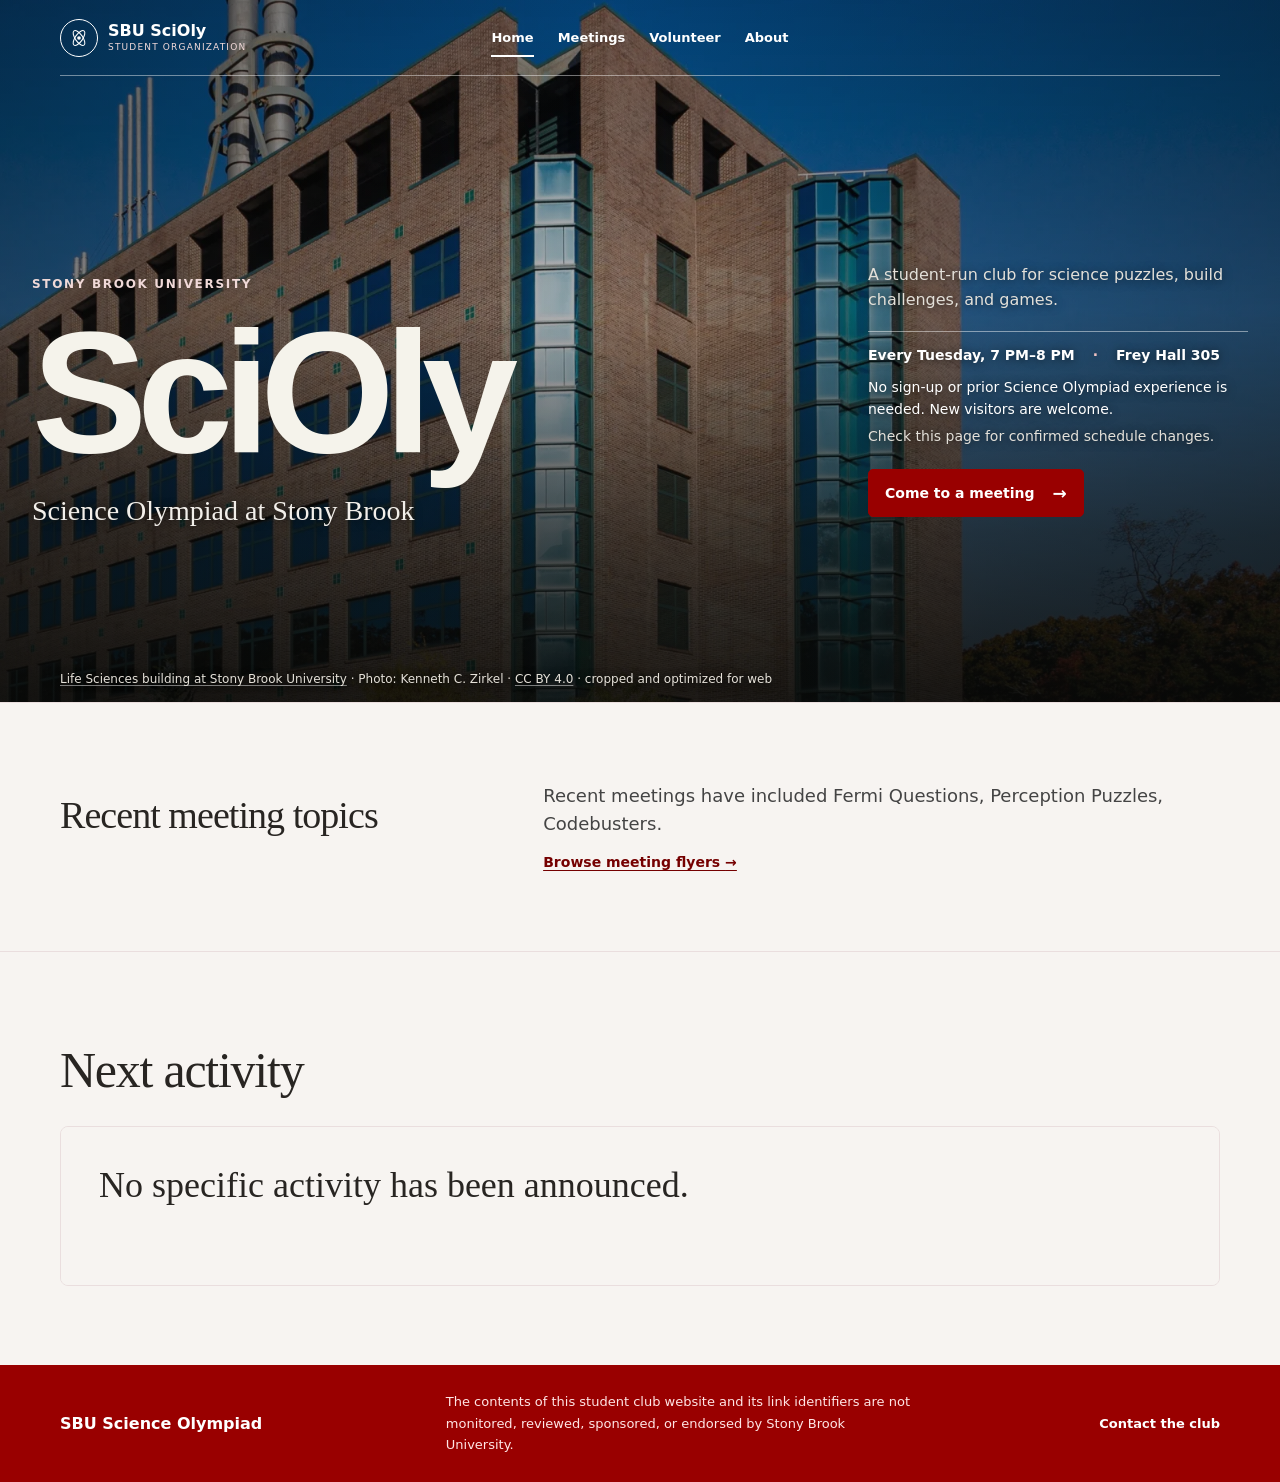
<file: index.html>
<!doctype html>
<html lang="en">
<head>
  <meta charset="utf-8">
  <meta name="viewport" content="width=device-width, initial-scale=1">
  <meta name="theme-color" content="#990000">
  <meta name="description" content="SBU Science Olympiad is a student club for science-inspired puzzles, build challenges, and games. Join our weekly meetings at Stony Brook University.">
  <title>SBU Science Olympiad | Stony Brook University</title>
  <link rel="canonical" href="https://sbuscioly.club/">
  <meta property="og:type" content="website">
  <meta property="og:site_name" content="SBU Science Olympiad">
  <meta property="og:title" content="SBU Science Olympiad | Stony Brook University">
  <meta property="og:description" content="A student-run club for science-inspired puzzles, build challenges, and games. Join our weekly meetings at Stony Brook University.">
  <meta property="og:url" content="https://sbuscioly.club/">
  <meta property="og:image" content="https://sbuscioly.club/assets/social-preview.png">
  <meta name="twitter:card" content="summary_large_image">
  <meta name="twitter:title" content="SBU Science Olympiad | Stony Brook University">
  <meta name="twitter:description" content="A student-run club for science-inspired puzzles, build challenges, and games.">
  <meta name="twitter:image" content="https://sbuscioly.club/assets/social-preview.png">
  <link rel="preload" as="image" href="./assets/campus/life-sciences-building-desktop-1600.webp" imagesrcset="./assets/campus/life-sciences-building-desktop-1600.webp 1600w, ./assets/campus/life-sciences-building-desktop-2200.webp 2200w" imagesizes="100vw" media="(min-width: 641px)" fetchpriority="high">
  <link rel="preload" as="image" href="./assets/campus/life-sciences-building-mobile-900.webp" imagesrcset="./assets/campus/life-sciences-building-mobile-900.webp 900w, ./assets/campus/life-sciences-building-mobile-1200.webp 1200w" imagesizes="100vw" media="(max-width: 640px)" fetchpriority="high">
  <link rel="icon" href="./assets/favicon.svg" type="image/svg+xml">
  <link rel="icon" href="./assets/favicon-32.png" sizes="32x32" type="image/png">
  <link rel="apple-touch-icon" href="./assets/apple-touch-icon.png">
  <link rel="stylesheet" href="./styles.css?v=f69927abe110">
  <script defer src="./script.js?v=15e307775a57"></script>
  <script defer src="./data/site.js?v=b73545c479e9"></script>
  <script defer src="./data/events.js?v=d93931b4c650"></script>
  <script defer src="./calendar.js?v=519ecc2b0409"></script>
  <script defer src="./events-page.js?v=af5f977d6a36"></script>
</head>
<body>
  <script type="application/json" id="clubConfig">{"meeting":{"day":"Tuesday","startTime":"19:00","endTime":"20:00","timeZone":"America/New_York","building":"Frey Hall","room":"305","attendanceNote":"No sign-up or prior Science Olympiad experience is needed. New visitors are welcome.","updatesNote":"Check this page for confirmed schedule changes.","scheduleNotice":""}}</script>
  <a class="skip-link" href="#main">Skip to content</a>
  <!-- SHARED HEADER START -->
<header class="nav-shell prisma-nav">
  <a class="brand" href="./index.html" aria-label="SBU Science Olympiad home">
    <span class="brand-mark" aria-hidden="true"><svg viewBox="0 0 48 48" fill="none"><ellipse cx="24" cy="24" rx="19" ry="8.1" stroke="currentColor" stroke-width="2.3" transform="rotate(55 24 24)"></ellipse><ellipse cx="24" cy="24" rx="19" ry="8.1" stroke="currentColor" stroke-width="2.3" transform="rotate(-55 24 24)"></ellipse><circle cx="24" cy="24" r="4" fill="currentColor"></circle></svg></span>
    <span class="brand-name">SBU SciOly<small>Student organization</small></span>
  </a>
  <nav class="nav-links" aria-label="Main navigation">
    <a href="./index.html" aria-current="page">Home</a>
    <a href="./meetings.html">Meetings</a>
    <a href="./volunteer.html">Volunteer</a>
    <a href="./about.html">About</a>
  </nav>
  <button class="mobile-toggle" id="mobileToggle" type="button" aria-controls="mobileNav" aria-expanded="false" aria-label="Open navigation"><span></span><span></span></button>
</header>
<nav class="mobile-nav" id="mobileNav" aria-label="Mobile navigation" hidden>
  <a href="./index.html" aria-current="page">Home</a>
  <a href="./meetings.html">Meetings</a>
  <a href="./volunteer.html">Volunteer</a>
  <a href="./about.html">About</a>
</nav>
<!-- SHARED HEADER END -->
  <main id="main">
    <section class="prisma-hero" aria-labelledby="prisma-title">
      <figure class="prisma-campus">
        <picture>
          <source media="(max-width: 640px)" type="image/webp" srcset="./assets/campus/life-sciences-building-mobile-900.webp 900w, ./assets/campus/life-sciences-building-mobile-1200.webp 1200w" sizes="100vw">
          <source type="image/webp" srcset="./assets/campus/life-sciences-building-desktop-1600.webp 1600w, ./assets/campus/life-sciences-building-desktop-2200.webp 2200w" sizes="100vw">
          <img src="./assets/campus/life-sciences-building-fallback.jpg" alt="Life Sciences building on the Stony Brook campus" width="1600" height="900" decoding="async" fetchpriority="high">
        </picture>
      </figure>
      <div class="prisma-hero__overlay" aria-hidden="true"></div>
      <p class="prisma-photo-credit"><a href="https://commons.wikimedia.org/wiki/File:Life_Sciences_building_at_Stony_Brook_University.jpg" target="_blank" rel="noopener noreferrer">Life Sciences building at Stony Brook University</a> · Photo: Kenneth C. Zirkel · <a href="https://creativecommons.org/licenses/by/4.0/" target="_blank" rel="license noopener noreferrer">CC BY 4.0</a> · cropped and optimized for web</p>
      <div class="container prisma-hero__content">
        <div class="prisma-hero__title-block">
          <p class="prisma-hero__eyebrow">STONY BROOK UNIVERSITY</p>
          <h1 class="prisma-hero__title" id="prisma-title"><span>SciOly</span></h1>
          <p class="prisma-hero__descriptor">Science Olympiad at Stony Brook</p>
        </div>
        <div class="prisma-hero__support">
          <p>A student-run club for science puzzles, build challenges, and games.</p>
          <div class="prisma-hero__details" aria-label="Weekly meeting time and location"><span data-meeting-field="headline">Every Tuesday, 7 PM–8 PM</span><span data-meeting-field="location">Frey Hall 305</span></div>
          <p class="prisma-hero__attendance" data-meeting-field="attendance">No sign-up or prior Science Olympiad experience is needed. New visitors are welcome.</p>
          <p class="prisma-hero__schedule-note" data-meeting-field="updates">Check this page for confirmed schedule changes.</p>
          <!-- SCHEDULE NOTICE START -->

<!-- SCHEDULE NOTICE END -->
          <a class="prisma-hero__cta" href="./meetings.html#schedule">Come to a meeting <span aria-hidden="true">→</span></a>
        </div>
      </div>
    </section>
    <section class="section home-activities" aria-labelledby="home-activities-title">
      <div class="container home-activities__layout">
        <h2 id="home-activities-title">Recent meeting topics</h2>
        <div>
          <p id="homeRecentActivities">Meetings bring together codebreaking, estimation puzzles, games, and build challenges.</p>
          <a class="text-inline-link" href="./meetings.html#archive">Browse meeting flyers <span aria-hidden="true">→</span></a>
        </div>
      </div>
    </section>
    <section class="section home-upcoming" aria-labelledby="home-upcoming-title">
      <div class="container">
        <div class="section-heading split-heading"><h2 id="home-upcoming-title">Next activity</h2></div>
        <section class="next-event next-event-slot" id="homeNextEvent" aria-live="polite" aria-label="Next announced activity">
          <div class="next-pending"><noscript><!-- GENERATED EVENT FALLBACK START -->
<p class="event-static-note">Published activity dates are listed below. Check the date before attending.</p><ul class="event-static-list"><li><time datetime="2026-11-10">Nov 10, 2026</time> · 7 PM — Fermi Questions</li><li><time datetime="2026-10-27">Oct 27, 2026</time> · 7 PM — Perception Puzzles</li><li><time datetime="2026-10-06">Oct 6, 2026</time> · 7 PM — Codebusters</li><li><time datetime="2026-09-29">Sep 29, 2026</time> · 7 PM — Club Meeting</li><li><time datetime="2026-09-22">Sep 22, 2026</time> · 7 PM — Say It, Draw It</li><li><time datetime="2026-09-15">Sep 15, 2026</time> · 7 PM — Fast Facts</li><li><time datetime="2026-09-08">Sep 8, 2026</time> · 7 PM — Egg Drop</li></ul>
<!-- GENERATED EVENT FALLBACK END --></noscript></div>
        </section>
      </div>
    </section>
  </main>
  <!-- SHARED FOOTER START -->
<footer class="footer">
  <div class="container footer-inner">
    <strong>SBU Science Olympiad</strong>
    <p>The contents of this student club website and its link identifiers are not monitored, reviewed, sponsored, or endorsed by Stony Brook University.</p>
    <a href="./about.html#contact">Contact the club</a>
  </div>
</footer>
<!-- SHARED FOOTER END -->
</body>
</html>
</file>
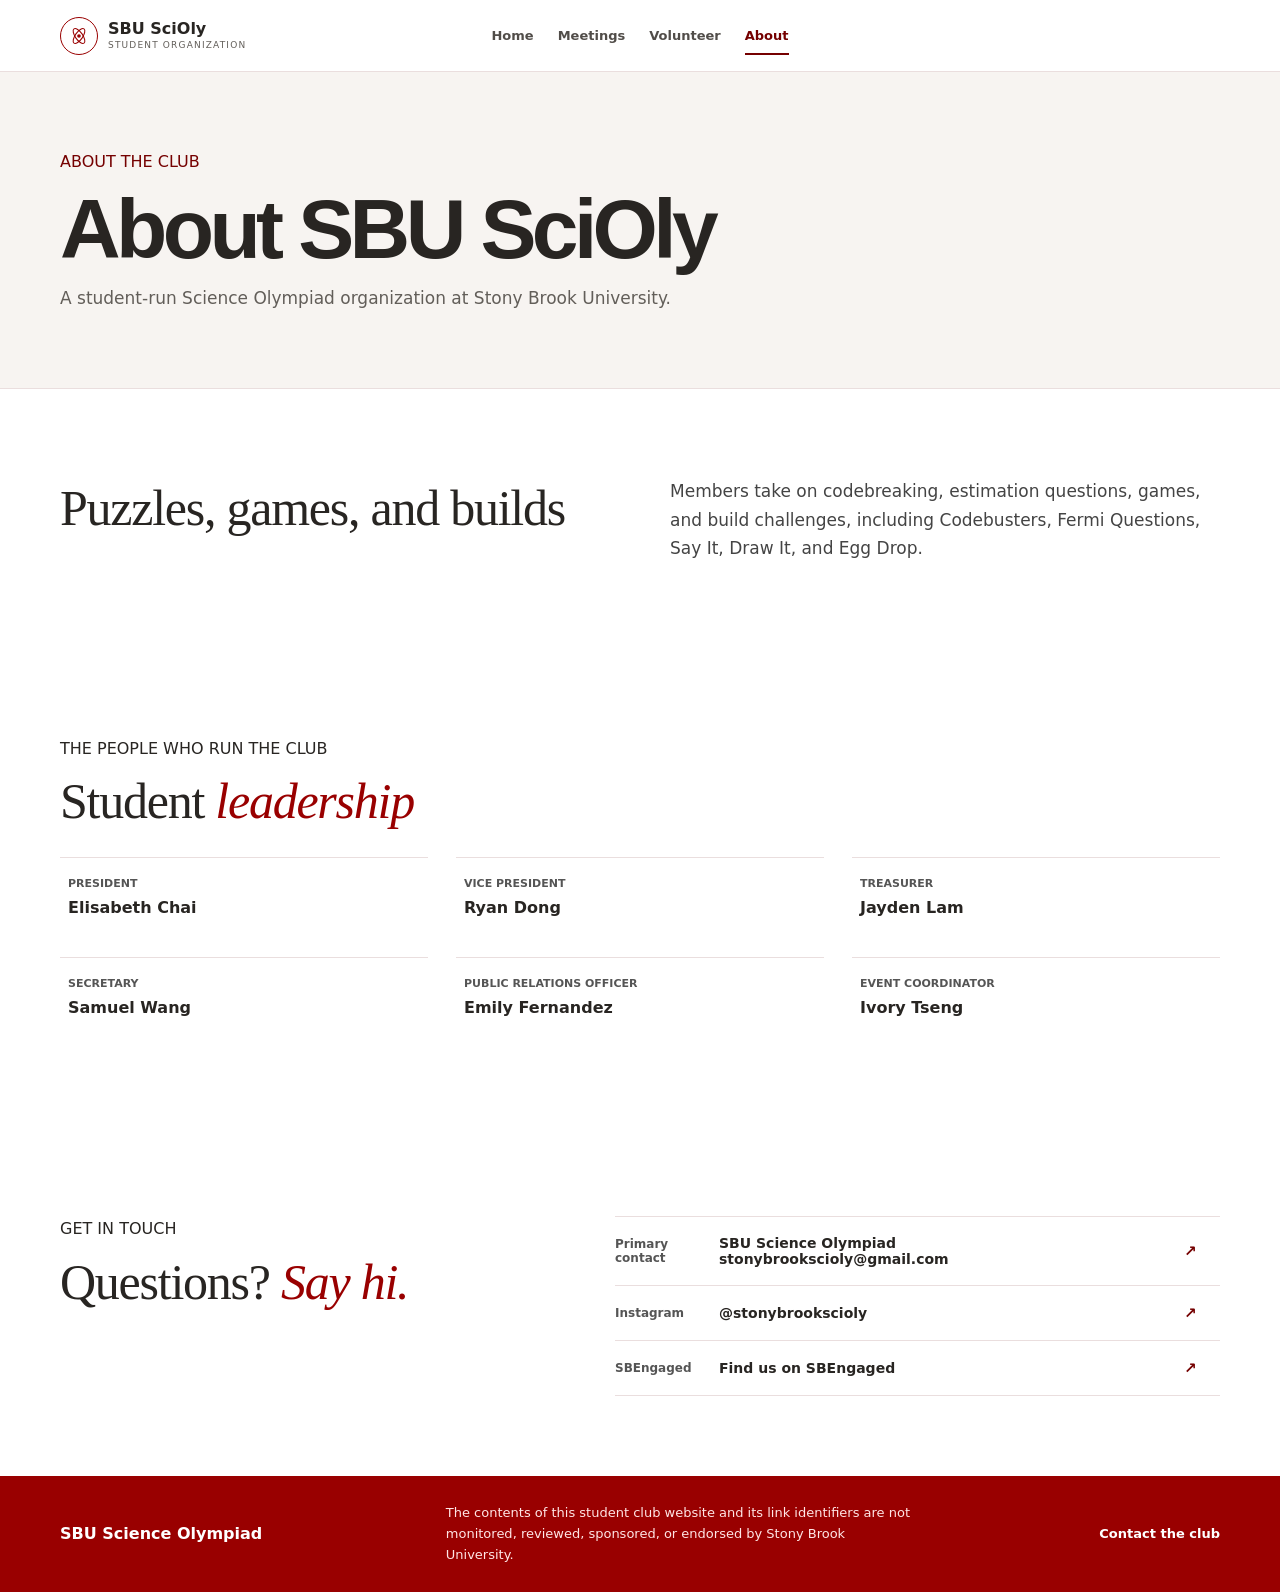
<file: about.html>
<!doctype html>
<html lang="en">
<head>
  <meta charset="utf-8"><meta name="viewport" content="width=device-width, initial-scale=1"><meta name="theme-color" content="#990000">
  <meta name="description" content="Meet the student leaders of SBU Science Olympiad and find ways to contact or follow the club.">
  <title>About | SBU Science Olympiad</title>
  <link rel="canonical" href="https://sbuscioly.club/about.html">
  <meta property="og:type" content="website"><meta property="og:site_name" content="SBU Science Olympiad"><meta property="og:title" content="About | SBU Science Olympiad"><meta property="og:description" content="Meet the student leaders of SBU Science Olympiad and find ways to contact or follow the club."><meta property="og:url" content="https://sbuscioly.club/about.html"><meta property="og:image" content="https://sbuscioly.club/assets/social-preview.png">
  <meta name="twitter:card" content="summary_large_image"><meta name="twitter:title" content="About | SBU Science Olympiad"><meta name="twitter:description" content="Meet the student leaders of SBU Science Olympiad and find ways to contact or follow the club."><meta name="twitter:image" content="https://sbuscioly.club/assets/social-preview.png">
  <link rel="icon" href="./assets/favicon.svg" type="image/svg+xml"><link rel="stylesheet" href="./styles.css?v=f69927abe110">
  <script defer src="./script.js?v=15e307775a57"></script><script defer src="./data/site.js?v=b73545c479e9"></script><script defer src="./data/officers.js?v=f442911a9b8c"></script><script defer src="./data/photos.js?v=62d3bacb96f0"></script><script defer src="./about-page.js?v=ee1063ded476"></script>
</head>
<body>
  <a class="skip-link" href="#main">Skip to content</a>
  <!-- SHARED HEADER START -->
<header class="nav-shell">
  <a class="brand" href="./index.html" aria-label="SBU Science Olympiad home">
    <span class="brand-mark" aria-hidden="true"><svg viewBox="0 0 48 48" fill="none"><ellipse cx="24" cy="24" rx="19" ry="8.1" stroke="currentColor" stroke-width="2.3" transform="rotate(55 24 24)"></ellipse><ellipse cx="24" cy="24" rx="19" ry="8.1" stroke="currentColor" stroke-width="2.3" transform="rotate(-55 24 24)"></ellipse><circle cx="24" cy="24" r="4" fill="currentColor"></circle></svg></span>
    <span class="brand-name">SBU SciOly<small>Student organization</small></span>
  </a>
  <nav class="nav-links" aria-label="Main navigation">
    <a href="./index.html">Home</a>
    <a href="./meetings.html">Meetings</a>
    <a href="./volunteer.html">Volunteer</a>
    <a href="./about.html" aria-current="page">About</a>
  </nav>
  <button class="mobile-toggle" id="mobileToggle" type="button" aria-controls="mobileNav" aria-expanded="false" aria-label="Open navigation"><span></span><span></span></button>
</header>
<nav class="mobile-nav" id="mobileNav" aria-label="Mobile navigation" hidden>
  <a href="./index.html">Home</a>
  <a href="./meetings.html">Meetings</a>
  <a href="./volunteer.html">Volunteer</a>
  <a href="./about.html" aria-current="page">About</a>
</nav>
<!-- SHARED HEADER END -->
  <main id="main">
    <header class="page-intro"><div class="container"><p class="kicker">ABOUT THE CLUB</p><h1>About SBU SciOly</h1><p>A student-run Science Olympiad organization at Stony Brook University.</p></div></header>
    <section class="section"><div class="container about-layout"><div><h2>Puzzles, games, and builds</h2></div><div class="about-body"><p>Members take on codebreaking, estimation questions, games, and build challenges, including Codebusters, Fermi Questions, Say It, Draw It, and Egg Drop.</p></div></div></section>
    <section class="section leadership-section"><div class="container"><div class="section-heading"><p class="kicker">THE PEOPLE WHO RUN THE CLUB</p><h2>Student <em>leadership</em></h2></div><div class="officer-grid" id="officerGrid"><!-- GENERATED OFFICERS START -->
<article class="officer-card"><small class="officer-role">President</small><strong>Elisabeth Chai</strong></article>
<article class="officer-card"><small class="officer-role">Vice President</small><strong>Ryan Dong</strong></article>
<article class="officer-card"><small class="officer-role">Treasurer</small><strong>Jayden Lam</strong></article>
<article class="officer-card"><small class="officer-role">Secretary</small><strong>Samuel Wang</strong></article>
<article class="officer-card"><small class="officer-role">Public Relations Officer</small><strong>Emily Fernandez</strong></article>
<article class="officer-card"><small class="officer-role">Event Coordinator</small><strong>Ivory Tseng</strong></article>
<!-- GENERATED OFFICERS END --></div></div></section>
    <section class="section photos-section" id="photoSection" aria-labelledby="photos-title" hidden><div class="container"><div class="section-heading"><p class="kicker">FROM OUR MEETINGS</p><h2 id="photos-title">Club <em>moments</em></h2></div><div class="photo-actual-grid" id="photoGallery"><p class="photo-gallery-empty">No meeting photos posted yet.</p></div></div></section>
    <section class="section contact-section" id="contact"><div class="container contact-layout"><div><p class="kicker">GET IN TOUCH</p><h2>Questions? <em>Say hi.</em></h2></div><div class="contact-links"><a class="contact-link" href="mailto:stonybrookscioly@gmail.com"><span>Primary contact</span><strong>SBU Science Olympiad<br>stonybrookscioly@gmail.com</strong><b aria-hidden="true">↗</b></a><a class="contact-link" href="https://www.instagram.com/stonybrookscioly/" id="instagramLink" data-site-link="instagram" target="_blank" rel="noopener noreferrer"><span>Instagram</span><strong>@stonybrookscioly</strong><b aria-hidden="true">↗</b></a><a class="contact-link" href="https://sbengaged.stonybrook.edu/feeds?type=club&amp;type_id=35876&amp;tab=about" id="sbengagedLink" data-site-link="sbengaged" target="_blank" rel="noopener noreferrer"><span>SBEngaged</span><strong>Browse the campus club directory</strong><b aria-hidden="true">↗</b></a></div></div></section>
  </main>
  <!-- SHARED FOOTER START -->
<footer class="footer">
  <div class="container footer-inner">
    <strong>SBU Science Olympiad</strong>
    <p>The contents of this student club website and its link identifiers are not monitored, reviewed, sponsored, or endorsed by Stony Brook University.</p>
    <a href="./about.html#contact">Contact the club</a>
  </div>
</footer>
<!-- SHARED FOOTER END -->
</body>
</html>
</file>
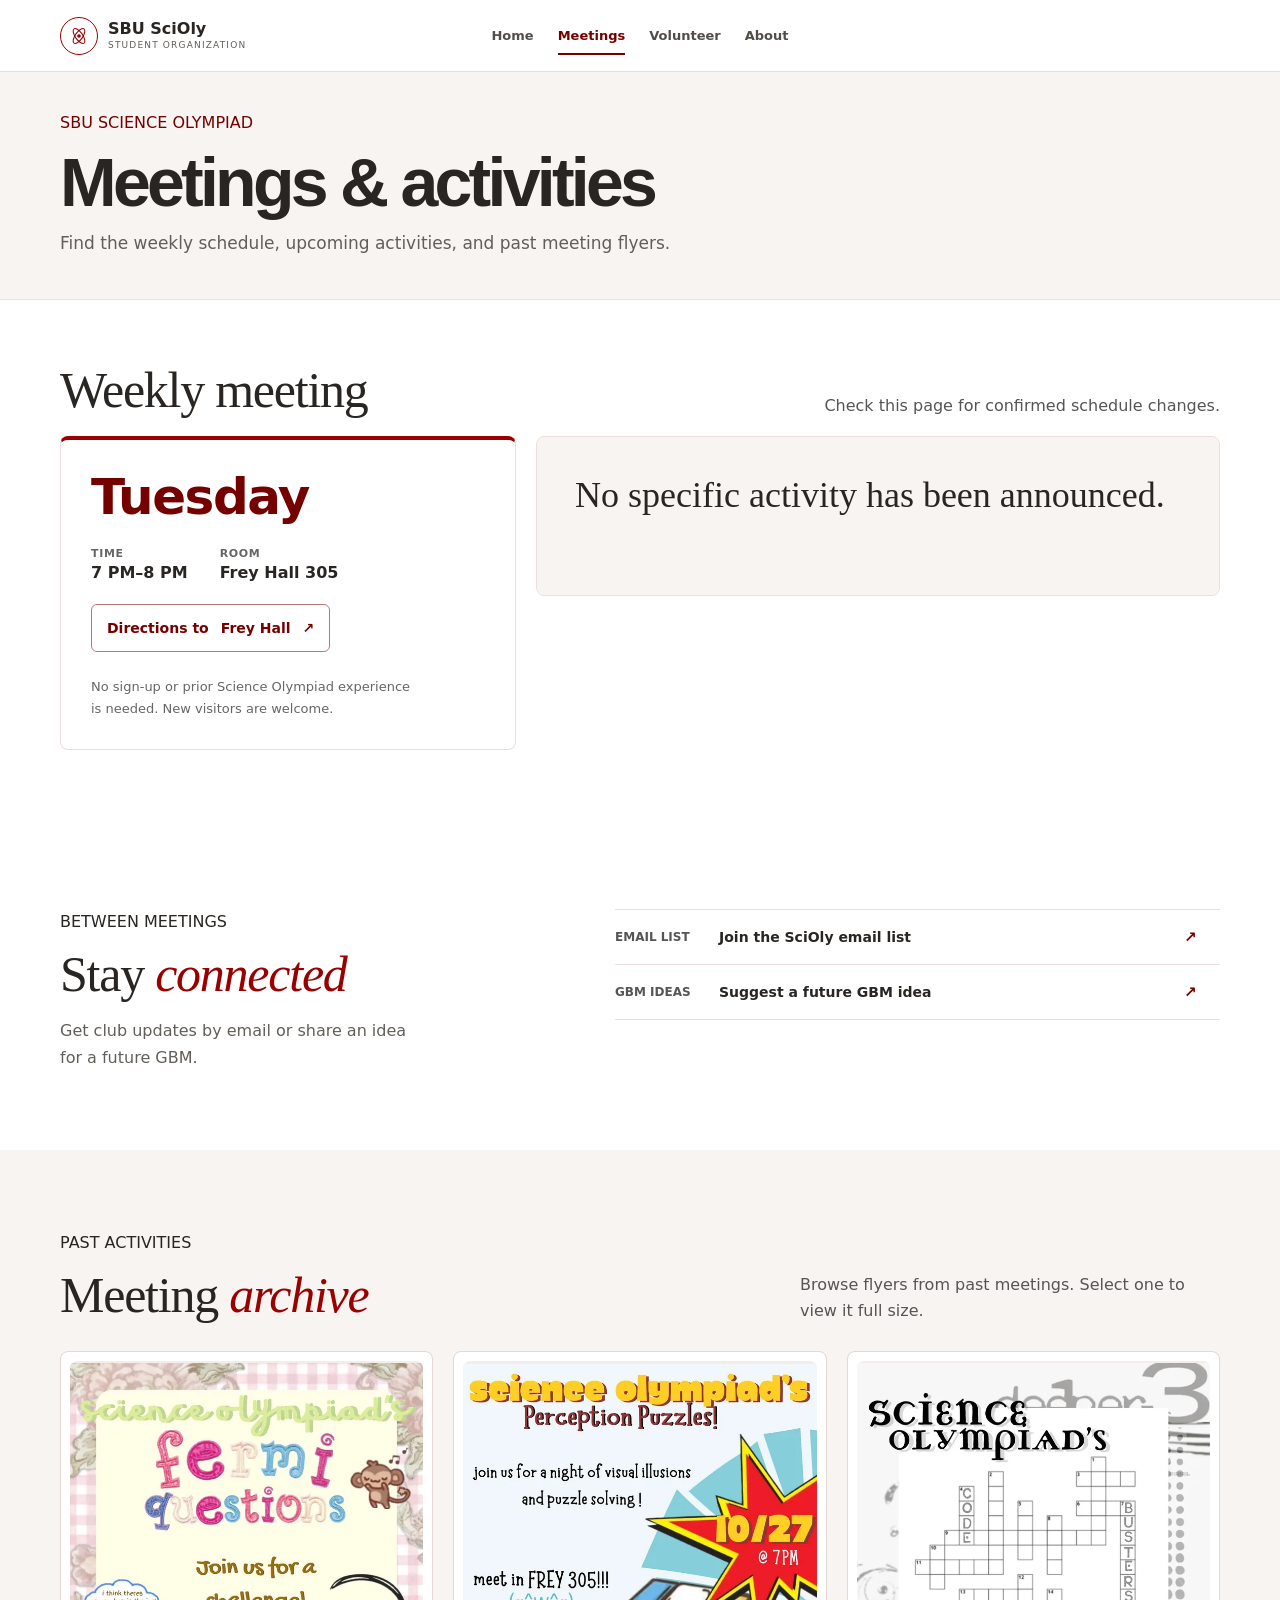
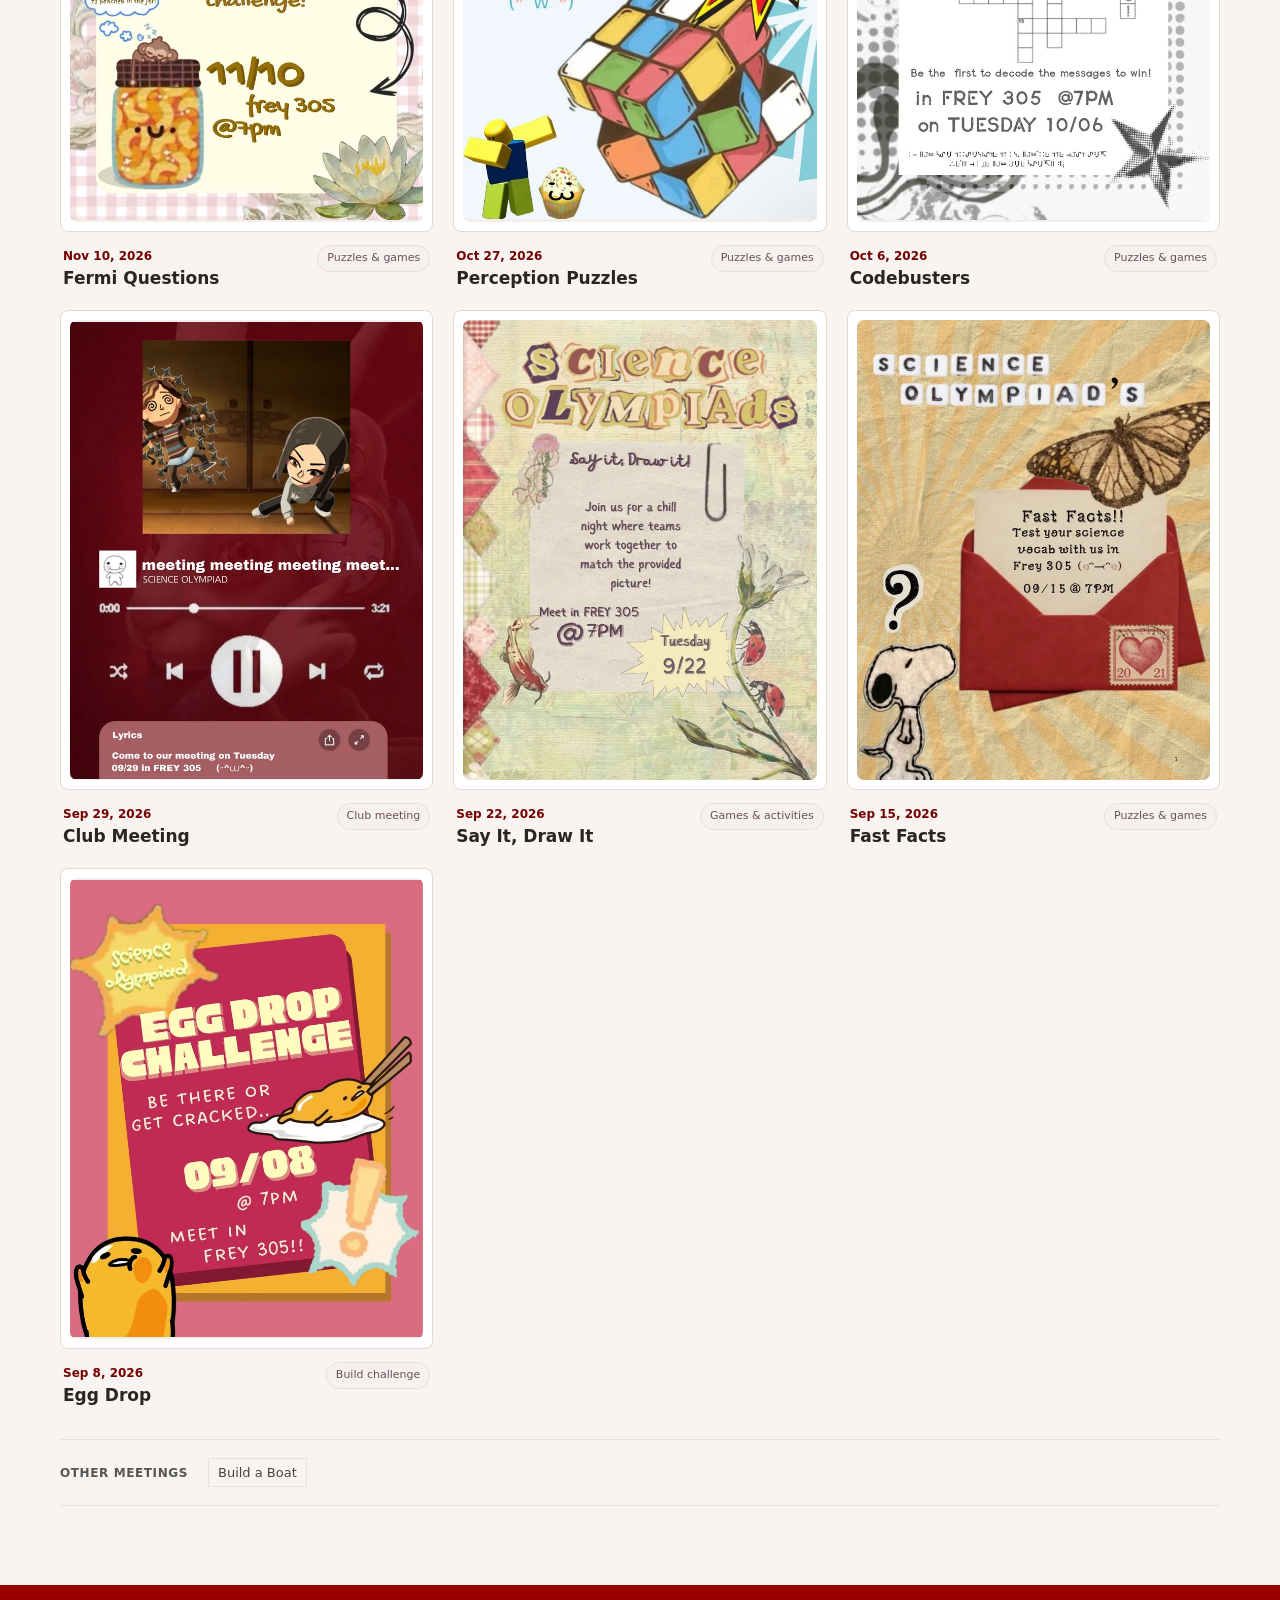
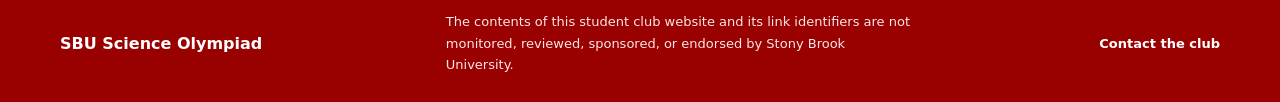
<file: meetings.html>
<!doctype html>
<html lang="en">
<head>
  <meta charset="utf-8"><meta name="viewport" content="width=device-width, initial-scale=1"><meta name="theme-color" content="#990000">
  <meta name="description" content="Find SBU Science Olympiad meeting times, upcoming activities, and past meeting flyers.">
  <title>Meetings | SBU Science Olympiad</title>
  <link rel="canonical" href="https://sbuscioly.club/meetings.html">
  <meta property="og:type" content="website"><meta property="og:site_name" content="SBU Science Olympiad"><meta property="og:title" content="Meetings | SBU Science Olympiad"><meta property="og:description" content="Find SBU Science Olympiad meeting times, upcoming activities, and past meeting flyers."><meta property="og:url" content="https://sbuscioly.club/meetings.html"><meta property="og:image" content="https://sbuscioly.club/assets/social-preview.png">
  <meta name="twitter:card" content="summary_large_image"><meta name="twitter:title" content="Meetings | SBU Science Olympiad"><meta name="twitter:description" content="Find SBU Science Olympiad meeting times, upcoming activities, and past meeting flyers."><meta name="twitter:image" content="https://sbuscioly.club/assets/social-preview.png">
  <link rel="icon" href="./assets/favicon.svg" type="image/svg+xml"><link rel="stylesheet" href="./styles.css?v=f69927abe110">
  <script defer src="./script.js?v=15e307775a57"></script><script defer src="./data/site.js?v=b73545c479e9"></script><script defer src="./data/events.js?v=d93931b4c650"></script><script defer src="./calendar.js?v=519ecc2b0409"></script><script defer src="./events-page.js?v=af5f977d6a36"></script>
</head>
<body>
  <script type="application/json" id="clubConfig">{"meeting":{"day":"Tuesday","startTime":"19:00","endTime":"20:00","timeZone":"America/New_York","building":"Frey Hall","room":"305","attendanceNote":"No sign-up or prior Science Olympiad experience is needed. New visitors are welcome.","updatesNote":"Check this page for confirmed schedule changes.","scheduleNotice":""}}</script>
  <a class="skip-link" href="#main">Skip to content</a>
  <!-- SHARED HEADER START -->
<header class="nav-shell">
  <a class="brand" href="./index.html" aria-label="SBU Science Olympiad home">
    <span class="brand-mark" aria-hidden="true"><svg viewBox="0 0 48 48" fill="none"><ellipse cx="24" cy="24" rx="19" ry="8.1" stroke="currentColor" stroke-width="2.3" transform="rotate(55 24 24)"></ellipse><ellipse cx="24" cy="24" rx="19" ry="8.1" stroke="currentColor" stroke-width="2.3" transform="rotate(-55 24 24)"></ellipse><circle cx="24" cy="24" r="4" fill="currentColor"></circle></svg></span>
    <span class="brand-name">SBU SciOly<small>Student organization</small></span>
  </a>
  <nav class="nav-links" aria-label="Main navigation">
    <a href="./index.html">Home</a>
    <a href="./meetings.html" aria-current="page">Meetings</a>
    <a href="./volunteer.html">Volunteer</a>
    <a href="./about.html">About</a>
  </nav>
  <button class="mobile-toggle" id="mobileToggle" type="button" aria-controls="mobileNav" aria-expanded="false" aria-label="Open navigation"><span></span><span></span></button>
</header>
<nav class="mobile-nav" id="mobileNav" aria-label="Mobile navigation" hidden>
  <a href="./index.html">Home</a>
  <a href="./meetings.html" aria-current="page">Meetings</a>
  <a href="./volunteer.html">Volunteer</a>
  <a href="./about.html">About</a>
</nav>
<!-- SHARED HEADER END -->
  <main id="main">
    <header class="page-intro meetings-intro"><div class="container"><p class="kicker">SBU SCIENCE OLYMPIAD</p><h1>Meetings &amp; activities</h1><p>Find the weekly schedule, upcoming activities, and past meeting flyers.</p></div></header>
    <section class="section" id="schedule"><div class="container">
      <div class="section-heading split-heading"><h2>Weekly meeting</h2><p data-meeting-field="updates">Check this page for confirmed schedule changes.</p></div>
      <!-- SCHEDULE NOTICE START -->

<!-- SCHEDULE NOTICE END -->
      <div class="meeting-grid">
        <section class="weekly-card"><h3 class="weekly-big" data-meeting-field="day">Tuesday</h3><div class="weekly-details"><div><small>TIME</small><strong data-meeting-field="time">7 PM–8 PM</strong></div><div><small>ROOM</small><strong data-meeting-field="location">Frey Hall 305</strong></div></div><a class="button button-secondary" data-meeting-map-link="true" href="https://www.google.com/maps/search/?api=1&amp;query=Frey+Hall+Stony+Brook+University" target="_blank" rel="noopener noreferrer">Directions to <span data-meeting-field="building">Frey Hall</span> ↗</a><p class="micro-note" data-meeting-field="attendance">No sign-up or prior Science Olympiad experience is needed. New visitors are welcome.</p></section>
        <section class="next-event next-event-slot" id="nextEvent" aria-live="polite" aria-label="Next announced activity"><div class="next-pending"><noscript><!-- GENERATED EVENT FALLBACK START -->
<p class="event-static-note">Published activity dates are listed below. Check the date before attending.</p><ul class="event-static-list"><li><time datetime="2026-11-10">Nov 10, 2026</time> · 7 PM — Fermi Questions</li><li><time datetime="2026-10-27">Oct 27, 2026</time> · 7 PM — Perception Puzzles</li><li><time datetime="2026-10-06">Oct 6, 2026</time> · 7 PM — Codebusters</li><li><time datetime="2026-09-29">Sep 29, 2026</time> · 7 PM — Club Meeting</li><li><time datetime="2026-09-22">Sep 22, 2026</time> · 7 PM — Say It, Draw It</li><li><time datetime="2026-09-15">Sep 15, 2026</time> · 7 PM — Fast Facts</li><li><time datetime="2026-09-08">Sep 8, 2026</time> · 7 PM — Egg Drop</li></ul>
<!-- GENERATED EVENT FALLBACK END --></noscript></div></section>
      </div>
    </div></section>
    <section class="section meeting-connections" aria-labelledby="meeting-connections-title">
      <div class="container contact-layout">
        <div>
          <p class="kicker">BETWEEN MEETINGS</p>
          <h2 id="meeting-connections-title">Stay <em>connected</em></h2>
          <p class="meeting-connections-intro">Get club updates by email or share an idea for a future GBM.</p>
        </div>
        <div class="contact-links" aria-label="Club forms">
          <a class="contact-link" id="emailListLink" href="https://docs.google.com/forms/d/e/1FAIpQLSfSK8ygykYP4KMebssoELtsQ4tniBGXonKf0ijibTsTyxcIKQ/viewform" data-site-link="email-list" target="_blank" rel="noopener noreferrer">
            <span>EMAIL LIST</span><strong>Join the SciOly email list</strong><b aria-hidden="true">↗</b>
          </a>
          <a class="contact-link" id="futureGbmIdeaLink" href="https://docs.google.com/forms/d/e/1FAIpQLSdGWAcrimDFGn0bsX590xjr4VtjeAPH0udiQywrthr06P7GRw/viewform" data-site-link="future-gbm-idea" target="_blank" rel="noopener noreferrer">
            <span>GBM IDEAS</span><strong>Suggest a future GBM idea</strong><b aria-hidden="true">↗</b>
          </a>
        </div>
      </div>
    </section>
    <section class="section archive-section" id="archive"><div class="container"><div class="section-heading split-heading"><div><p class="kicker">PAST ACTIVITIES</p><h2>Meeting <em>archive</em></h2></div><p>Browse flyers from past meetings. Select one to view it full size.</p></div><div class="poster-grid" id="galleryGrid"></div><div class="other-events" id="otherEvents"></div></div></section>
  </main>
  <!-- SHARED FOOTER START -->
<footer class="footer">
  <div class="container footer-inner">
    <strong>SBU Science Olympiad</strong>
    <p>The contents of this student club website and its link identifiers are not monitored, reviewed, sponsored, or endorsed by Stony Brook University.</p>
    <a href="./about.html#contact">Contact the club</a>
  </div>
</footer>
<!-- SHARED FOOTER END -->
  <dialog class="poster-dialog" id="posterDialog" aria-labelledby="dialogTitle"><div class="dialog-bar"><div><span>MEETING POSTER</span><h3 id="dialogTitle"></h3><small id="dialogDate"></small></div><button class="dialog-close" id="dialogClose" type="button" aria-label="Close poster">×</button></div><div class="dialog-image-wrap"><img id="dialogImage" alt=""></div><div class="dialog-bottom"><span id="dialogIndex"></span><div><button id="dialogPrev" type="button">← Previous</button><button id="dialogNext" type="button">Next →</button></div></div></dialog>
</body>
</html>
</file>
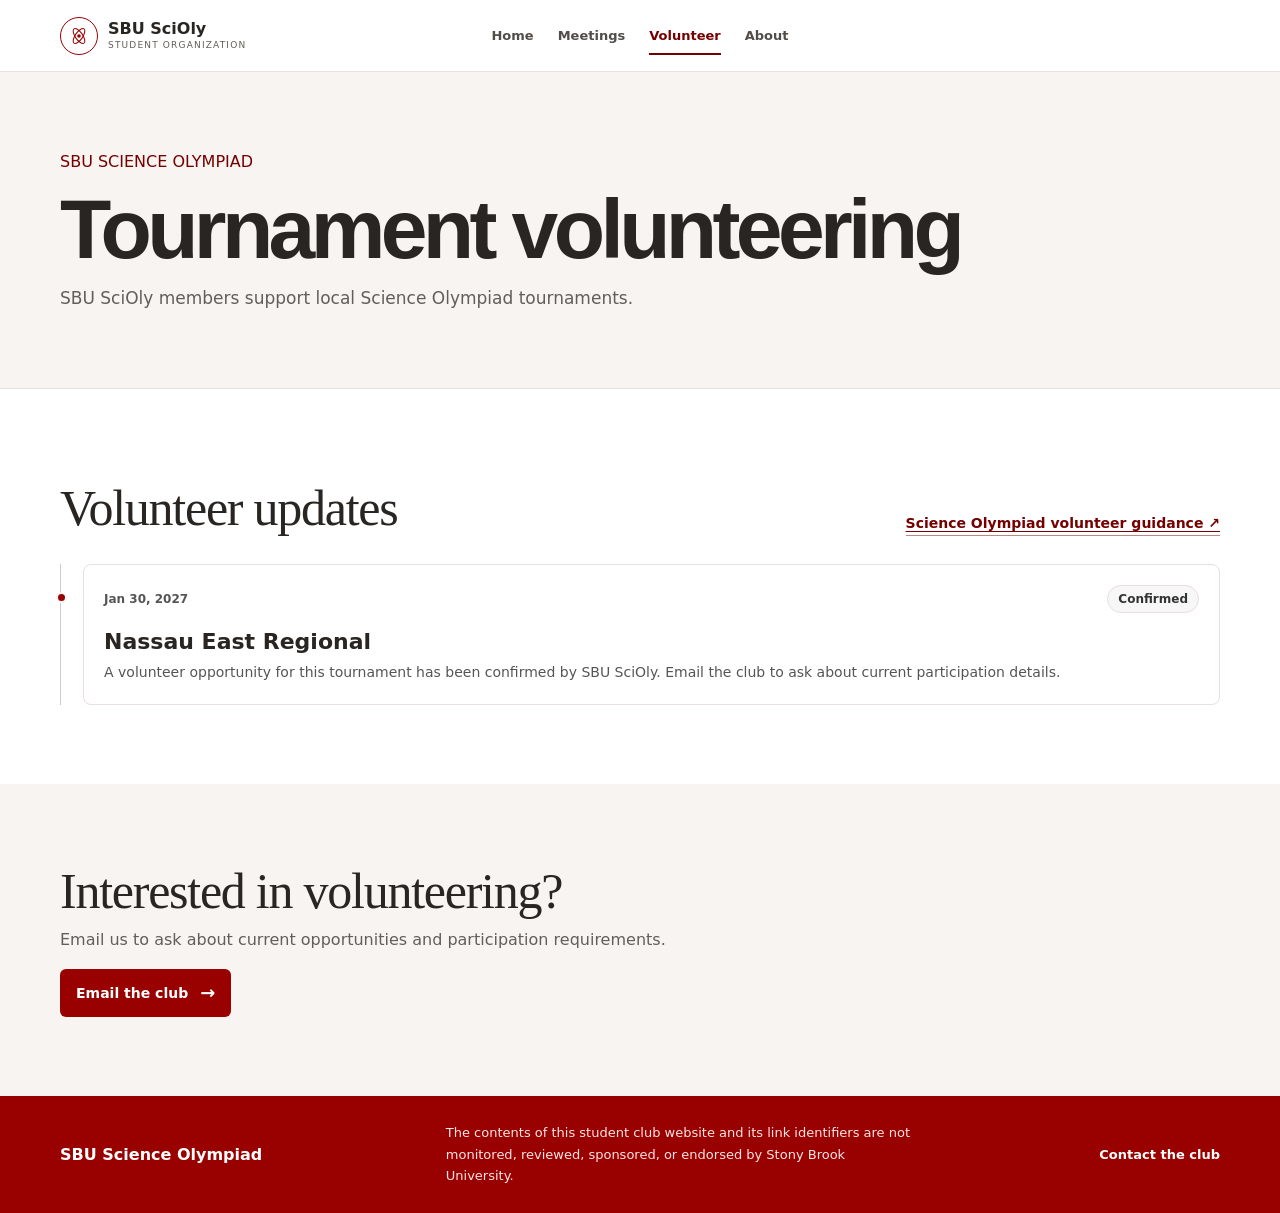
<file: volunteer.html>
<!doctype html>
<html lang="en">
<head>
  <meta charset="utf-8"><meta name="viewport" content="width=device-width, initial-scale=1"><meta name="theme-color" content="#990000">
  <meta name="description" content="Learn how SBU Science Olympiad members support local tournaments and see confirmed volunteer updates.">
  <title>Volunteering | SBU Science Olympiad</title>
  <link rel="canonical" href="https://sbuscioly.club/volunteer.html">
  <meta property="og:type" content="website"><meta property="og:site_name" content="SBU Science Olympiad"><meta property="og:title" content="Volunteering | SBU Science Olympiad"><meta property="og:description" content="Learn how SBU Science Olympiad members support local tournaments and see confirmed volunteer updates."><meta property="og:url" content="https://sbuscioly.club/volunteer.html"><meta property="og:image" content="https://sbuscioly.club/assets/social-preview.png">
  <meta name="twitter:card" content="summary_large_image"><meta name="twitter:title" content="Volunteering | SBU Science Olympiad"><meta name="twitter:description" content="Learn how SBU Science Olympiad members support local tournaments and see confirmed volunteer updates."><meta name="twitter:image" content="https://sbuscioly.club/assets/social-preview.png">
  <link rel="icon" href="./assets/favicon.svg" type="image/svg+xml"><link rel="stylesheet" href="./styles.css?v=f69927abe110">
  <script defer src="./script.js?v=15e307775a57"></script><script defer src="./data/volunteering.js?v=f55c18091c90"></script><script defer src="./data/volunteer-status.js?v=40117c0e4608"></script><script defer src="./volunteer-page.js?v=c9e743f08070"></script>
</head>
<body>
  <script type="application/json" id="clubConfig">{"meeting":{"day":"Tuesday","startTime":"19:00","endTime":"20:00","timeZone":"America/New_York","building":"Frey Hall","room":"305","attendanceNote":"No sign-up or prior Science Olympiad experience is needed. New visitors are welcome.","updatesNote":"Check this page for confirmed schedule changes.","scheduleNotice":""}}</script>
  <a class="skip-link" href="#main">Skip to content</a>
  <!-- SHARED HEADER START -->
<header class="nav-shell">
  <a class="brand" href="./index.html" aria-label="SBU Science Olympiad home">
    <span class="brand-mark" aria-hidden="true"><svg viewBox="0 0 48 48" fill="none"><ellipse cx="24" cy="24" rx="19" ry="8.1" stroke="currentColor" stroke-width="2.3" transform="rotate(55 24 24)"></ellipse><ellipse cx="24" cy="24" rx="19" ry="8.1" stroke="currentColor" stroke-width="2.3" transform="rotate(-55 24 24)"></ellipse><circle cx="24" cy="24" r="4" fill="currentColor"></circle></svg></span>
    <span class="brand-name">SBU SciOly<small>Student organization</small></span>
  </a>
  <nav class="nav-links" aria-label="Main navigation">
    <a href="./index.html">Home</a>
    <a href="./meetings.html">Meetings</a>
    <a href="./volunteer.html" aria-current="page">Volunteer</a>
    <a href="./about.html">About</a>
  </nav>
  <button class="mobile-toggle" id="mobileToggle" type="button" aria-controls="mobileNav" aria-expanded="false" aria-label="Open navigation"><span></span><span></span></button>
</header>
<nav class="mobile-nav" id="mobileNav" aria-label="Mobile navigation" hidden>
  <a href="./index.html">Home</a>
  <a href="./meetings.html">Meetings</a>
  <a href="./volunteer.html" aria-current="page">Volunteer</a>
  <a href="./about.html">About</a>
</nav>
<!-- SHARED HEADER END -->
  <main id="main">
    <header class="page-intro"><div class="container"><p class="kicker">SBU SCIENCE OLYMPIAD</p><h1>Tournament volunteering</h1><p>SBU SciOly members support local Science Olympiad tournaments.</p></div></header>
    <section class="section"><div class="container"><div class="section-heading split-heading"><h2 id="updates-title">Volunteer updates</h2><p><a class="text-inline-link" href="https://www.soinc.org/participants/volunteers" target="_blank" rel="noopener noreferrer">Science Olympiad volunteer guidance ↗</a></p></div><div class="volunteer-timeline" id="volunteerTimeline"><!-- GENERATED VOLUNTEER UPDATES START -->
<article class="timeline-item"><div class="timeline-top"><small>Jan 30, 2027</small></div><h3>Nassau East Regional</h3><p>A volunteer opportunity for this tournament has been confirmed by SBU SciOly. Email the club to ask about current participation details.</p></article>
<!-- GENERATED VOLUNTEER UPDATES END --></div></div></section>
    <section class="section volunteer-cta"><div class="container"><h2>Interested in volunteering?</h2><p>Email us to ask about current opportunities and participation requirements.</p><a class="button button-primary" href="mailto:stonybrookscioly@gmail.com?subject=Volunteering%20with%20SBU%20SciOly">Email the club <span class="button-icon" aria-hidden="true">→</span></a></div></section>
  </main>
  <!-- SHARED FOOTER START -->
<footer class="footer">
  <div class="container footer-inner">
    <strong>SBU Science Olympiad</strong>
    <p>The contents of this student club website and its link identifiers are not monitored, reviewed, sponsored, or endorsed by Stony Brook University.</p>
    <a href="./about.html#contact">Contact the club</a>
  </div>
</footer>
<!-- SHARED FOOTER END -->
</body>
</html>
</file>
<file: styles.css>
:root {
  --red: #990000;
  --red-dark: #750000;
  --ink: #282522;
  --muted: #625e59;
  --line: #eadede;
  --paper: #fff;
  --soft: #faf8f6;
  --wash: #f7f4f1;
  --card-radius: 8px;
  --space-1: 4px;
  --space-2: 8px;
  --space-3: 12px;
  --space-4: 16px;
  --space-6: 24px;
  --space-8: 32px;
  --space-12: 48px;
  --focus-ring: #1456a0;
  --content: 1160px;
}

*, *::before, *::after { box-sizing: border-box; }
html { scroll-behavior: smooth; scroll-padding-top: 76px; }
body { margin: 0; color: var(--ink); background: var(--paper); font-family: system-ui, -apple-system, BlinkMacSystemFont, "Segoe UI", sans-serif; -webkit-font-smoothing: antialiased; }
body.locked { overflow: hidden; }
a { color: inherit; text-decoration: none; }
button { font: inherit; cursor: pointer; }
button:disabled { cursor: default; opacity: .45; }
img { display: block; max-width: 100%; }
p, h1, h2, h3 { margin: 0; }
p { line-height: 1.65; }
a:focus-visible, button:focus-visible { outline: 3px solid var(--focus-ring); outline-offset: 3px; }
::selection { color: #fff; background: var(--red); }
[hidden] { display: none !important; }
.container { width: min(var(--content), calc(100% - 48px)); margin-inline: auto; }
.section { padding: clamp(60px, 6.2vw, 88px) 0; }

.skip-link { position: fixed; z-index: 1000; top: -70px; left: 16px; padding: 10px 14px; color: #111; background: #fff; border: 2px solid var(--red); }
.skip-link:focus { top: 8px; }

.nav-shell { position: sticky; z-index: 100; top: 0; display: grid; grid-template-columns: minmax(0, 1fr) auto minmax(0, 1fr); align-items: center; gap: 18px; width: 100%; min-height: 72px; margin: 0; padding: 8px max(24px, calc((100vw - var(--content)) / 2)); color: var(--ink); background: #fff; border: 0; border-bottom: 1px solid var(--line); border-radius: 0; }
.brand { display: flex; align-items: center; gap: 10px; white-space: nowrap; }
.brand-mark { display: grid; place-items: center; width: 38px; height: 38px; padding: 7px; color: var(--red); background: transparent; border: 1px solid currentColor; border-radius: 50%; }
.brand-name { display: flex; flex-direction: column; gap: 3px; font-size: 16px; font-weight: 700; line-height: 1.1; }
.brand-name small { color: var(--muted); font-size: 9px; font-weight: 500; letter-spacing: .13em; text-transform: uppercase; }
.nav-links { display: flex; align-items: center; justify-content: center; gap: 24px; margin: 0; padding: 0; background: transparent; border: 0; }
.nav-links a { padding: 12px 0 10px; color: #514d49; border-bottom: 2px solid transparent; font-size: 13px; font-weight: 600; }
.nav-links a:hover, .nav-links a.active, .nav-links a[aria-current="page"] { color: var(--red-dark); border-bottom-color: currentColor; }
.nav-cta { display: inline-flex; align-items: center; justify-self: end; justify-content: center; gap: 12px; min-height: 44px; padding: 0 16px; color: #fff; background: var(--red); border: 1px solid var(--red); border-radius: 5px; font-size: 12px; font-weight: 650; white-space: nowrap; transition: background-color .16s ease, border-color .16s ease, color .16s ease; }
.nav-cta:hover { color: #fff; background: var(--red-dark); border-color: var(--red-dark); }
.nav-contact { display: inline-flex; align-items: center; gap: 9px; padding: 9px 13px; color: var(--red-dark); border: 1px solid var(--red); font-size: 14px; font-weight: 600; }
.nav-contact:hover { color: #fff; background: var(--red); }
.mobile-toggle { display: none; width: 42px; height: 42px; align-items: center; justify-content: center; flex-direction: column; gap: 6px; border: 1px solid var(--line); background: #fff; border-radius: 5px; }
.mobile-toggle span { width: 19px; height: 2px; background: var(--red-dark); transition: transform .15s; }
.mobile-toggle[aria-expanded="true"] span:first-child { transform: translateY(4px) rotate(45deg); }
.mobile-toggle[aria-expanded="true"] span:last-child { transform: translateY(-4px) rotate(-45deg); }
.mobile-nav { position: fixed; z-index: 99; top: 72px; right: 0; left: 0; width: 100%; padding: 8px max(24px, calc((100vw - var(--content)) / 2)); color: var(--ink); background: #fff; border-bottom: 1px solid var(--line); }
.mobile-nav a { display: block; padding: 13px 14px; color: var(--ink); border-bottom: 1px solid var(--line); border-radius: 0; font-size: 15px; font-weight: 600; }
.mobile-nav a:last-child { border-bottom: 0; }
.mobile-nav a[aria-current="page"] { color: var(--red-dark); }
.mobile-nav .mobile-nav-cta { margin: 8px 0 4px; padding: 14px 16px; color: #fff; background: var(--red); border: 0; border-radius: 5px; text-align: center; }

.button { display: inline-flex; align-items: center; justify-content: flex-start; gap: 12px; min-height: 48px; padding: 9px 15px; border: 1px solid transparent; border-radius: 6px; font-size: 14px; font-weight: 650; transition: background-color .16s ease, color .16s ease, border-color .16s ease, transform .16s ease; }
.button:hover { transform: translateY(-1px); }
.button-primary { color: #fff; background: var(--red); }
.button-primary:hover { background: var(--red-dark); }
.button-secondary { color: var(--red-dark); background: transparent; border-color: #b97979; }
.button-secondary:hover { color: #fff; background: var(--red); border-color: var(--red); }
.button-icon { display: inline-flex; width: auto; height: auto; color: currentColor; background: transparent; border-radius: 0; font-size: 18px; line-height: 1; transition: transform .16s ease; }
.button:hover .button-icon { transform: translateX(2px); }
.text-link { padding: 10px 2px 8px; color: var(--red-dark); border-bottom: 1px solid #b88; font-size: 14px; font-weight: 600; }
.text-link span { margin-left: 8px; }

/* The same floating navigation component is used over the campus hero and content pages. */
.prisma-nav { position: absolute; z-index: 20; top: 0; left: 50%; width: min(var(--content), 100%); min-height: 76px; margin: 0; padding: 8px 0; color: #fff; background: transparent; border-bottom: 1px solid #ffffff70; border-radius: 0; transform: translateX(-50%); }
.prisma-nav .brand-mark { color: #fff; }
.prisma-nav .brand-name small { color: #f2dada; }
.prisma-nav .nav-links a { color: #fff; }
.prisma-nav .nav-links a:hover, .prisma-nav .nav-links a[aria-current="page"] { border-bottom-color: #fff; }
.prisma-nav .nav-cta { color: var(--red-dark); background: #fff; border-color: #fff; }
.prisma-nav .nav-cta:hover { color: #fff; background: var(--red); border-color: #fff; }
.prisma-nav .mobile-toggle { border-color: #ffffff90; background: transparent; }
.prisma-nav .mobile-toggle span { background: #fff; }
.prisma-hero { position: relative; isolation: isolate; display: flex; min-height: min(78vh, 760px); min-height: min(78svh, 760px); overflow: hidden; color: #f5f3eb; background: #111210; }
.prisma-campus { position: absolute; z-index: 0; inset: 0; margin: 0; overflow: hidden; }
.prisma-campus picture, .prisma-campus img { display: block; width: 100%; height: 100%; }
.prisma-campus img { object-fit: cover; object-position: 50% 50%; }
.prisma-photo-credit { position: absolute; z-index: 2; bottom: 14px; left: max(24px, calc((100vw - var(--content)) / 2)); max-width: calc(100% - 48px); color: #e5e1d9; font-size: 12px; line-height: 1.5; text-shadow: 0 1px 8px #000; }
.prisma-photo-credit a { text-decoration: underline; text-decoration-color: #ffffff80; text-underline-offset: 2px; }
.prisma-photo-credit a:hover { color: #fff; text-decoration-color: currentColor; }
.prisma-hero__overlay { position: absolute; z-index: 1; inset: 0; pointer-events: none; background: linear-gradient(90deg, #08090870 0%, #0a0a0a1c 48%, #08090870 100%), linear-gradient(0deg, #080908df 0%, #080908a8 24%, #08090834 56%, #08090854 100%); }
.prisma-hero__content { position: relative; z-index: 3; display: grid; grid-template-columns: minmax(0, 1fr) minmax(300px, 380px); align-items: end; gap: clamp(28px, 6vw, 84px); width: min(1440px, calc(100% - 64px)); margin: auto; padding-block: 150px clamp(44px, 7vh, 78px); }
.prisma-hero__title-block { min-width: 0; }
.prisma-hero__eyebrow { margin-bottom: clamp(14px, 2vw, 24px); color: #f0d9d8; font-size: 12px; font-weight: 650; letter-spacing: .14em; text-transform: uppercase; }
.prisma-hero__title { margin: 0; font-family: Arial, Helvetica, sans-serif; font-size: clamp(108px, 13.5vw, 188px); font-weight: 600; line-height: .86; letter-spacing: -.06em; }
.prisma-hero__title span { display: inline-block; padding: 0 .06em .08em 0; animation: prisma-word-arrive 420ms ease-out both; }
.prisma-hero__descriptor { max-width: 420px; margin: 12px 0 0; color: #f2efea; font-family: Georgia, "Times New Roman", serif; font-size: clamp(21px, 2.2vw, 28px); line-height: 1.2; text-shadow: 0 1px 10px #0009; }
@keyframes prisma-word-arrive { from { opacity: 0; transform: translateY(.12em); } to { opacity: 1; transform: translateY(0); } }
.prisma-hero__support { max-width: 380px; justify-self: end; padding-bottom: 10px; }
.prisma-hero__support p { color: #e3e0d9; font-size: 16px; line-height: 1.6; text-shadow: 0 1px 10px #0009; }
.prisma-hero__support .prisma-hero__attendance { margin-top: 10px; color: #fff; font-size: 14px; }
.prisma-hero__support .prisma-hero__schedule-note { margin-top: 4px; color: #e3e0d9; font-size: 14px; }
.prisma-hero__details { display: flex; flex-wrap: wrap; gap: 6px 18px; margin-top: 18px; padding-top: 13px; color: #fff; border-top: 1px solid #ffffff75; font-size: 14px; font-weight: 650; line-height: 1.5; text-shadow: 0 1px 10px #0009; }
.prisma-hero__details span + span::before { content: "·"; margin-right: 18px; color: #f2c2c2; }
.prisma-hero__cta { display: inline-flex; align-items: center; justify-content: space-between; gap: 18px; min-height: 48px; margin-top: 22px; padding: 0 16px; color: #fff; background: var(--red); border: 1px solid var(--red); border-radius: 5px; font-size: 14px; font-weight: 650; transition: background-color .18s ease, border-color .18s ease; }
.prisma-hero__cta > span { color: currentColor; font-size: 17px; transition: transform .18s ease; }
.prisma-hero__cta:hover { background: var(--red-dark); border-color: var(--red-dark); }
.prisma-hero__cta:hover > span { transform: translateX(3px); }
.prisma-hero__cta:focus-visible { outline-color: #fff; }
.prisma-hero a:focus-visible, .prisma-nav a:focus-visible, .prisma-nav button:focus-visible { outline-color: #fff; }

.home-activities { background: var(--wash); border-block: 1px solid var(--line); }
.home-activities__layout { display: grid; grid-template-columns: .8fr 1.2fr; align-items: start; gap: 32px; }
.home-activities h2 { max-width: 380px; font-family: Georgia, "Times New Roman", serif; font-size: clamp(27px, 3.5vw, 38px); font-weight: 500; line-height: 1.12; }
.home-activities p { max-width: 640px; color: #444; font-size: 18px; line-height: 1.55; }
.text-inline-link { display: inline-block; margin-top: 16px; color: var(--red-dark); border-bottom: 1px solid #b88; font-size: 14px; font-weight: 600; text-underline-offset: 4px; }
.text-inline-link:hover { border-bottom-color: currentColor; }
.home-upcoming { background: var(--wash); }
.page-intro { margin-top: 0; padding: clamp(52px, 6vw, 78px) 0; color: var(--ink); background: var(--wash); border-bottom: 1px solid var(--line); }
.page-intro .kicker { color: var(--red-dark); }
.page-intro h1 { max-width: 1000px; margin: 13px 0; font-family: Arial, Helvetica, sans-serif; font-size: clamp(46px, 7vw, 84px); font-weight: 600; line-height: .98; letter-spacing: -.055em; }
.page-intro > .container > p:last-child { max-width: 650px; color: var(--muted); font-size: 17px; line-height: 1.65; }
@media (min-width: 761px) {
  .meetings-intro { padding-block: 38px 42px; }
  .meetings-intro h1 { font-size: clamp(46px, 5.6vw, 68px); }
}
.schedule-change-notice { margin: 0 0 24px; padding: 12px 16px; color: var(--ink); background: var(--wash); border-left: 3px solid var(--red); font-size: 15px; line-height: 1.5; }
.prisma-hero .schedule-change-notice { color: #fff; background: #111a; border-left-color: #f2d1d1; }
.event-static-note { color: var(--muted); font-size: 14px; }
.event-static-list { display: grid; gap: 8px; margin: 16px 0 0; padding-left: 20px; color: var(--ink); font-size: 14px; }
#schedule.section { padding-top: clamp(42px, 4vw, 54px); }
#schedule .section-heading { margin-bottom: 18px; }

.section-heading { margin-bottom: 28px; }
.split-heading { display: flex; align-items: end; justify-content: space-between; gap: 30px; }
.split-heading > p { max-width: 420px; color: #555; font-size: 16px; line-height: 1.6; }
h2 { margin-top: 12px; font-family: Georgia, "Times New Roman", serif; font-size: clamp(34px, 4vw, 50px); line-height: 1.1; font-weight: 500; letter-spacing: -.025em; }
h2 em { color: var(--red); font-style: italic; }
.meeting-section, .gallery-section, .photos-section, .about-section, .contact-section { background: #fff; }
.more-link { margin-top: 22px; font-size: 15px; font-weight: 600; }
.more-link a { color: var(--red-dark); text-decoration: underline; text-underline-offset: 3px; }
.more-link a:hover { color: #4c0000; }
.text-inline-link { color: var(--red-dark); font-weight: 650; text-decoration: underline; text-underline-offset: 3px; }
.text-inline-link:hover { color: #4c0000; }
.archive-section { background: var(--wash); }
.meeting-grid { display: grid; grid-template-columns: .8fr 1.2fr; gap: 20px; align-items: stretch; }
.weekly-card { display: flex; flex-direction: column; min-height: 0; padding: 30px; background: #fff; border: 1px solid var(--line); border-top: 4px solid var(--red); border-radius: var(--card-radius); }
.weekly-big { margin: 0 0 22px; color: var(--red-dark); font-size: clamp(36px, 4vw, 50px); line-height: 1.1; font-weight: 700; letter-spacing: -.03em; }
.weekly-details { display: flex; flex-wrap: wrap; gap: 32px; margin-bottom: 22px; }
.weekly-details div { display: flex; flex-direction: column; gap: 3px; }
.weekly-details small { color: #666; font-size: 11px; font-weight: 700; letter-spacing: .06em; }
.weekly-details strong { font-size: 16px; }
.weekly-card .button { align-self: flex-start; }
.micro-note { max-width: 320px; margin-top: auto; padding-top: 24px; color: #666; font-size: 13px; }
.next-event { display: grid; grid-template-columns: 1fr .72fr; min-height: 340px; overflow: hidden; color: #fff; background: #4a1423; border: 1px solid #672536; border-radius: var(--card-radius); }
.next-copy { display: flex; flex-direction: column; align-items: flex-start; padding: 28px; }
.next-copy h3 { margin: 0 0 10px; font-size: clamp(25px, 3vw, 36px); line-height: 1.15; font-weight: 700; }
.next-copy p { color: #f0dbe0; }
.next-date { color: #fff !important; font-weight: 700; }
.next-poster { display: flex; align-items: center; justify-content: center; min-height: 340px; padding: 16px; overflow: hidden; background: #3a101c; }
.next-poster img { width: 100%; height: 100%; max-height: 350px; object-fit: contain; }
.next-pending { grid-column: 1 / -1; padding: 28px; background: var(--wash); }
.next-pending h3 { margin: 0 0 10px; font-family: Georgia, "Times New Roman", serif; font-size: clamp(26px, 3vw, 36px); line-height: 1.14; font-weight: 500; }
.next-pending p { max-width: 480px; color: var(--muted); }
.next-event:has(.next-pending) { color: var(--ink); background: var(--wash); border-color: var(--line); }
.next-event:has(.next-pending) { min-height: 160px; align-self: start; }
.next-event:has(.next-pending) .next-pending { padding: clamp(24px, 4vw, 38px); background: var(--wash); }
.missing-poster { padding: 22px; color: var(--red-dark); text-align: center; font-size: 14px; }
#gbm-calendar-actions { display: flex; flex-wrap: wrap; align-items: center; gap: .65rem; margin-top: 1.25rem; }
#gbm-calendar-actions:empty { display: none; }
.calendar-label { flex-basis: 100%; font-size: .9rem; font-weight: 600; }
.calendar-link { display: inline-flex; align-items: center; justify-content: center; min-height: 42px; padding: .65rem .9rem; color: var(--red-dark); background: #fff; border: 1px solid var(--red); border-radius: 7px; font: inherit; font-size: .9rem; font-weight: 600; line-height: 1.3; text-align: center; }
.calendar-link:hover { color: #fff; background: var(--red); }
.calendar-note { flex-basis: 100%; color: #626262; font-size: .78rem; line-height: 1.5; }

.poster-grid { display: grid; grid-template-columns: repeat(3, minmax(0, 1fr)); gap: 20px; }
.poster-card { min-width: 0; }
.poster-card { transition: transform .2s ease; }
.poster-card:hover { transform: translateY(-4px); }
.poster-click { position: relative; display: block; width: 100%; aspect-ratio: 4 / 5.15; padding: 9px; overflow: hidden; background: #fff; border: 1px solid #e4d7d4; border-radius: var(--card-radius); text-align: left; transition: border-color .2s ease; }
.poster-click:hover, .poster-click:focus-visible { border-color: #a56b6b; }
.poster-image-area { position: relative; display: grid; place-items: center; width: 100%; height: 100%; overflow: hidden; background: #f3eeeb; border-radius: 7px; }
.poster-image-area img { width: 100%; height: 100%; object-fit: contain; transition: transform .28s ease; }
.poster-click:hover .poster-image-area img { transform: scale(1.025); }
.poster-cover-tint { position: absolute; inset: 0; pointer-events: none; opacity: 0; background: linear-gradient(180deg, transparent 54%, #210c13a6); transition: opacity .18s ease; }
.poster-click:hover .poster-cover-tint, .poster-click:focus-visible .poster-cover-tint { opacity: 1; }
.poster-zoom { position: absolute; right: 14px; bottom: 14px; display: grid; place-items: center; width: 38px; height: 38px; color: var(--red-dark); background: #fff; border-radius: 4px; font-size: 19px; opacity: 0; transform: translateY(5px); transition: opacity .18s ease, transform .18s ease; }
.poster-click:hover .poster-zoom, .poster-click:focus-visible .poster-zoom { opacity: 1; transform: none; }
.poster-info { display: flex; justify-content: space-between; align-items: flex-start; gap: 12px; padding: 13px 3px 2px; }
.poster-info h3 { margin-top: 4px; font-size: 17px; font-weight: 700; }
.poster-info small { color: var(--red-dark); font-size: 12px; font-weight: 700; }
.poster-info > span { max-width: 48%; padding: 5px 9px; color: #68515a; background: #f6f0ef; border: 1px solid #e9dddb; border-radius: 99px; font-size: 11px; line-height: 1.35; text-align: center; }
.gallery-empty { color: #555; }
.other-events { display: flex; flex-wrap: wrap; align-items: center; gap: 12px 20px; margin-top: 32px; padding: 18px 0; border-block: 1px solid var(--line); }
.other-events .small-label { color: #555; font-size: 12px; font-weight: 700; letter-spacing: .05em; }
.event-chip { padding: 6px 9px; color: #444; border: 1px solid var(--line); font-size: 13px; }

.poster-dialog { width: min(960px, calc(100% - 28px)); max-width: none; max-height: min(94vh, 1000px); padding: 0; overflow: hidden; color: var(--ink); background: #fff; border: 1px solid var(--line); border-radius: 14px; }
.poster-dialog::backdrop { background: #000b; }
.dialog-bar, .dialog-bottom { display: flex; align-items: center; justify-content: space-between; gap: 20px; padding: 14px 18px; }
.dialog-bar { border-bottom: 1px solid var(--line); }
.dialog-bar span { color: #666; font-size: 11px; font-weight: 700; letter-spacing: .07em; }
.dialog-bar h3 { margin: 4px 0; font-size: 19px; }
.dialog-bar small { color: #666; }
.dialog-close, .dialog-bottom button { min-height: 40px; padding: 8px 12px; background: #fff; border: 1px solid var(--line); }
.dialog-close:hover, .dialog-bottom button:hover:not(:disabled) { color: #fff; background: var(--red); border-color: var(--red); }
.dialog-image-wrap { display: grid; place-items: center; height: min(68vh, 740px); padding: 12px; background: #222; }
.dialog-image-wrap img { max-width: 100%; max-height: 100%; object-fit: contain; }
.dialog-bottom { border-top: 1px solid var(--line); }
.dialog-bottom span { color: #555; font-size: 13px; }
.dialog-bottom > div { display: flex; gap: 8px; }

.photo-grid { display: grid; grid-template-columns: 1fr 1fr; align-items: center; gap: 52px; }
.photos-section { background: var(--soft); }
.photo-grid h2 { max-width: 440px; }
.sub-copy { max-width: 470px; margin-top: 14px; color: #555; font-size: 16px; }
.photo-preview { min-height: 200px; padding: 28px; background: #fff; border: 1px solid var(--line); }
.photo-decor { display: none; }
.photo-preview strong { font-size: 20px; }
.photo-preview p { max-width: 360px; margin-top: 9px; color: #555; font-size: 14px; }
.photo-actual-grid { display: grid; grid-template-columns: repeat(2, minmax(0, 1fr)); gap: 13px; }
.photo-actual-grid figure { margin: 0; }
.photo-actual-grid img { width: 100%; aspect-ratio: 4 / 3; object-fit: cover; }
.photo-actual-grid figcaption { margin-top: 5px; color: var(--muted); font-size: 12px; }
.photo-item { min-width: 0; margin: 0; }
.photo-item img { width: 100%; aspect-ratio: 4 / 3; object-fit: cover; border-radius: 8px; }
.photo-item figcaption { margin-top: 7px; color: var(--muted); font-size: 13px; line-height: 1.5; }
.photo-gallery-empty { grid-column: 1 / -1; padding: 24px; color: var(--muted); background: #fff; border: 1px solid var(--line); border-radius: var(--card-radius); }
.photo-unavailable { display: grid; place-items: center; width: 100%; aspect-ratio: 4 / 3; color: var(--muted); background: #f3eeeb; border-radius: 8px; }

.volunteer-section { color: var(--ink); background: var(--wash); }
.volunteer-layout { display: grid; grid-template-columns: 1fr 1fr; gap: 72px; }
.volunteer-section h2 em { color: var(--red); }
.kicker-light { color: var(--red-dark); }
.volunteer-copy { max-width: 420px; margin-top: 20px; color: #555; font-size: 16px; }
.volunteer-cta { background: var(--wash); }
.volunteer-cta h2 { margin: 0 0 8px; }
.volunteer-cta p { max-width: 620px; margin-bottom: 16px; color: var(--muted); font-size: 16px; }
.volunteer-timeline { margin-top: 12px; padding-left: 22px; border-left: 1px solid #ccc; }
.timeline-item { position: relative; margin-bottom: 16px; padding: 20px; background: #fff; border: 1px solid var(--line); border-radius: var(--card-radius); }
.timeline-item:last-child { margin-bottom: 0; }
.timeline-item::before { position: absolute; top: 27px; left: -28px; width: 11px; height: 11px; content: ""; background: var(--red); border: 2px solid #f6f6f6; border-radius: 50%; }
.timeline-top { display: flex; align-items: center; justify-content: space-between; gap: 15px; }
.timeline-top small { color: #555; font-size: 12px; font-weight: 700; }
.timeline-status { padding: 6px 10px; color: #333; background: #f7f7f7; border: 1px solid var(--line); border-radius: 99px; font-size: 12px; font-weight: 600; }
.timeline-item h3 { margin: 16px 0 7px; font-size: 22px; font-weight: 700; }
.timeline-item p, .timeline-empty { color: #555; font-size: 14px; }

.about-layout { display: grid; grid-template-columns: 1fr 1fr; gap: 60px; }
.about-body > p { padding: 8px 0 14px; color: #444; font-size: 17px; line-height: 1.7; }
.about-detail { display: flex; gap: 20px; padding: 20px 0; border-top: 1px solid var(--line); }
.about-detail > span { padding-top: 2px; color: var(--red); font-size: 16px; }
.about-detail strong { font-size: 17px; }
.about-detail p { margin-top: 7px; color: #555; font-size: 13px; }
.eboard-wrap { margin-top: 62px; padding-top: 30px; border-top: 1px solid var(--line); }
.eboard-head { display: flex; align-items: end; justify-content: space-between; gap: 25px; }
.eboard-head .kicker { font-size: 11px; }
.eboard-head h3 { margin-top: 8px; font-size: 25px; }
.coming-pill { padding: 7px 10px; color: #444; background: #f5f5f5; border: 1px solid var(--line); font-size: 12px; }
.eboard-empty { display: flex; align-items: center; gap: 16px; margin-top: 22px; padding: 22px; color: #555; background: #fff; border: 1px solid var(--line); border-radius: var(--card-radius); }
.eboard-empty span { color: var(--red); font-size: 25px; }
.eboard-empty p { font-size: 13px; }
.officer-grid:has(.officer-card) { display: grid; grid-template-columns: repeat(3, minmax(0, 1fr)); align-items: start; gap: 0 28px; margin-top: 24px; }
.officer-card { display: flex; flex-direction: column; align-items: flex-start; gap: 6px; min-width: 0; min-height: 100px; padding: 18px 8px; overflow-wrap: anywhere; border-top: 1px solid var(--line); }
.officer-card img { width: 76px; height: 76px; margin-bottom: 5px; object-fit: cover; object-position: center 30%; border-radius: 50%; }
.officer-role { color: #555; font-size: 11px; font-weight: 700; line-height: 1.4; text-transform: uppercase; }
.officer-card strong { font-size: 16px; line-height: 1.3; }
.officer-social { margin-top: 3px; color: var(--red-dark); font-size: 12px; text-decoration: underline; text-underline-offset: 3px; }

.contact-layout { display: grid; grid-template-columns: .9fr 1.1fr; gap: 60px; }
.meeting-connections-intro { max-width: 360px; margin-top: 16px; color: var(--muted); }
.contact-links { border-top: 1px solid var(--line); }
.contact-link { display: grid; grid-template-columns: 90px minmax(0, 1fr) 36px; align-items: center; gap: 14px; padding: 18px 0; border-bottom: 1px solid var(--line); }
.contact-link:hover { color: var(--red); }
.contact-link > span { color: #555; font-size: 12px; font-weight: 600; }
.contact-link strong { overflow-wrap: anywhere; font-size: 14px; }
.contact-link b { display: block; width: auto; height: auto; color: var(--red-dark); background: transparent; border-radius: 0; font-size: 15px; }
.footer { padding: 26px 0; color: #fff; background: var(--red); }
.footer-inner { display: flex; align-items: center; justify-content: space-between; gap: 30px; }
.footer-inner > strong { white-space: nowrap; font-size: 16px; }
.footer-inner > strong span { color: #fff; }
.footer-inner p { max-width: 470px; color: #ffe5e5; font-size: 13px; }
.footer-inner a { white-space: nowrap; font-size: 13px; font-weight: 700; text-underline-offset: 3px; }
.footer-inner a:hover { text-decoration: underline; }

@media (max-width: 1050px) {
  .officer-grid:has(.officer-card) { grid-template-columns: repeat(2, minmax(0, 1fr)); }
}
@media (max-width: 900px) {
  .nav-shell { grid-template-columns: minmax(0, 1fr) auto; min-height: 64px; padding-inline: 24px; }
  .nav-shell .nav-links, .nav-shell .nav-cta { display: none; }
  .nav-shell .mobile-toggle { display: flex; margin-left: auto; }
  .prisma-nav { min-height: 68px; padding-inline: 24px; }
  .prisma-hero__content { grid-template-columns: 1fr; gap: 20px; width: min(1280px, calc(100% - 48px)); padding-block: 150px 52px; }
  .prisma-hero__title { font-size: clamp(96px, 16vw, 144px); letter-spacing: -.055em; }
  .prisma-hero__support { max-width: 520px; justify-self: start; padding-bottom: 0; }
  .split-heading { display: block; }
  .split-heading > p { margin-top: 14px; }
  .home-activities__layout { grid-template-columns: 1fr; gap: 18px; }
  .volunteer-layout { gap: 42px; }
}
@media (max-width: 840px) {
  .meeting-grid { grid-template-columns: 1fr; }
}
@media (max-width: 760px) {
  html { scroll-padding-top: 64px; }
  .container { width: calc(100% - 36px); }
  .section { padding: 54px 0; }
  .nav-shell { top: 0; width: 100%; min-height: 60px; margin-top: 0; padding: 6px 18px; }
  .prisma-nav { top: 0; width: 100%; min-height: 64px; padding: 6px 18px; }
  .mobile-nav { top: 60px; padding-inline: 18px; }
  .brand-name { font-size: 14px; }
  .prisma-hero__content { width: calc(100% - 36px); gap: 24px; padding-block: 132px 42px; }
  .prisma-campus img { object-position: center; }
  .prisma-hero__title { font-size: clamp(96px, 21vw, 150px); letter-spacing: -.05em; }
  .prisma-hero__support { max-width: 440px; }
  .prisma-photo-credit { bottom: 12px; left: 18px; max-width: calc(100% - 36px); font-size: 12px; }
  .prisma-hero__cta { margin-top: 16px; }
  .meeting-grid, .next-event, .photo-grid, .volunteer-layout, .about-layout, .contact-layout { grid-template-columns: 1fr; }
  .next-poster { min-height: 240px; max-height: 380px; }
  .next-poster img { max-height: 340px; }
  .poster-grid { grid-template-columns: repeat(2, minmax(0, 1fr)); gap: 14px; }
  .poster-info { display: block; }
  .poster-info > span { display: block; max-width: none; margin-top: 5px; text-align: left; }
  .photo-grid, .volunteer-layout, .about-layout, .contact-layout { gap: 28px; }
  .volunteer-timeline { margin-left: 6px; }
  .officer-grid:has(.officer-card) { grid-template-columns: 1fr; gap: 18px; }
  .footer-inner { align-items: flex-start; flex-direction: column; gap: 12px; }
}
@media (max-width: 420px) {
  .prisma-hero__content { padding-block: 122px 34px; }
  .prisma-hero__title { font-size: clamp(84px, 21.5vw, 108px); letter-spacing: -.045em; }
  .prisma-hero__eyebrow { margin-bottom: 18px; font-size: 10px; letter-spacing: .1em; }
  .poster-grid { grid-template-columns: repeat(2, minmax(0, 1fr)); gap: 12px; }
  .poster-info { display: flex; }
  .contact-link { grid-template-columns: 72px minmax(0, 1fr) 32px; gap: 8px; }
  .dialog-bar, .dialog-bottom { padding: 12px; }
}
@media (max-width: 360px) {
  .prisma-hero__content { padding-bottom: 82px; }
  .prisma-hero__title { font-size: 84px; letter-spacing: -.04em; }
}
@media (prefers-reduced-motion: reduce) {
  html { scroll-behavior: auto; }
  *, *::before, *::after { scroll-behavior: auto !important; transition-duration: .01ms !important; animation-duration: .01ms !important; animation-iteration-count: 1 !important; }
  .prisma-hero__title span { clip-path: none; transform: none; animation: none; }
}

@media (prefers-reduced-motion: no-preference) {
  @view-transition { navigation: auto; }
  ::view-transition-old(root) { animation: page-leave 130ms ease-out both; }
  ::view-transition-new(root) { animation: page-arrive 180ms ease-out both; }
  @keyframes page-leave { to { opacity: 0; transform: translateY(-3px); } }
  @keyframes page-arrive { from { opacity: 0; transform: translateY(4px); } to { opacity: 1; transform: translateY(0); } }
}
</file>
